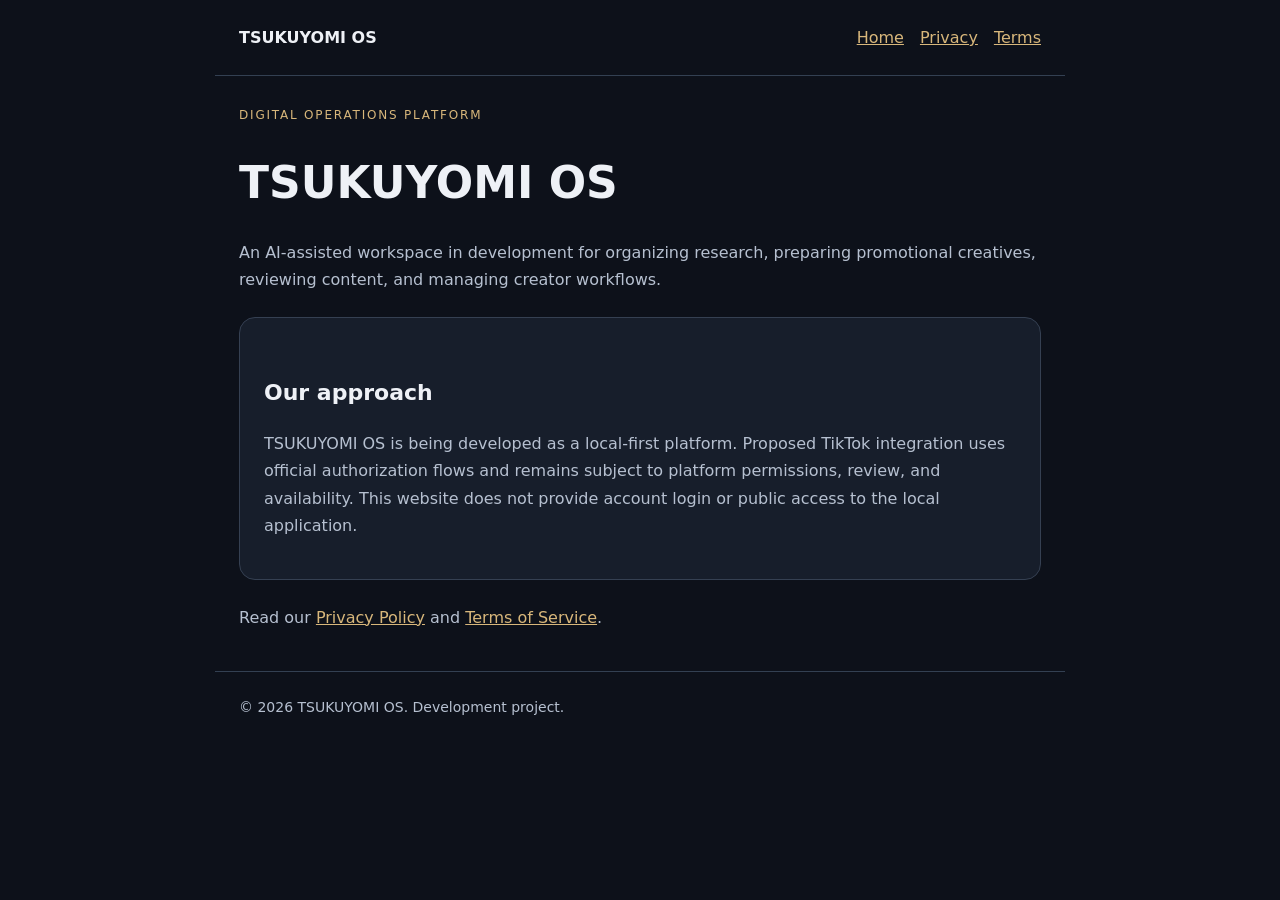
<file: index.html>
<!doctype html><html lang="en"><head><meta charset="utf-8"><meta name="viewport" content="width=device-width,initial-scale=1"><meta name="description" content="TSUKUYOMI OS — AI-assisted content creation and management platform"><title>TSUKUYOMI OS</title><link rel="stylesheet" href="style.css"></head><body><header><strong>TSUKUYOMI OS</strong><nav><a href="index.html">Home</a><a href="privacy.html">Privacy</a><a href="terms.html">Terms</a></nav></header><main><span class="eyebrow">Digital Operations Platform</span><h1>TSUKUYOMI OS</h1><p>An AI-assisted workspace in development for organizing research, preparing promotional creatives, reviewing content, and managing creator workflows.</p><div class="card"><h2>Our approach</h2><p>TSUKUYOMI OS is being developed as a local-first platform. Proposed TikTok integration uses official authorization flows and remains subject to platform permissions, review, and availability. This website does not provide account login or public access to the local application.</p></div><p>Read our <a href="privacy.html">Privacy Policy</a> and <a href="terms.html">Terms of Service</a>.</p></main><footer>© 2026 TSUKUYOMI OS. Development project.</footer></body></html>
</file>
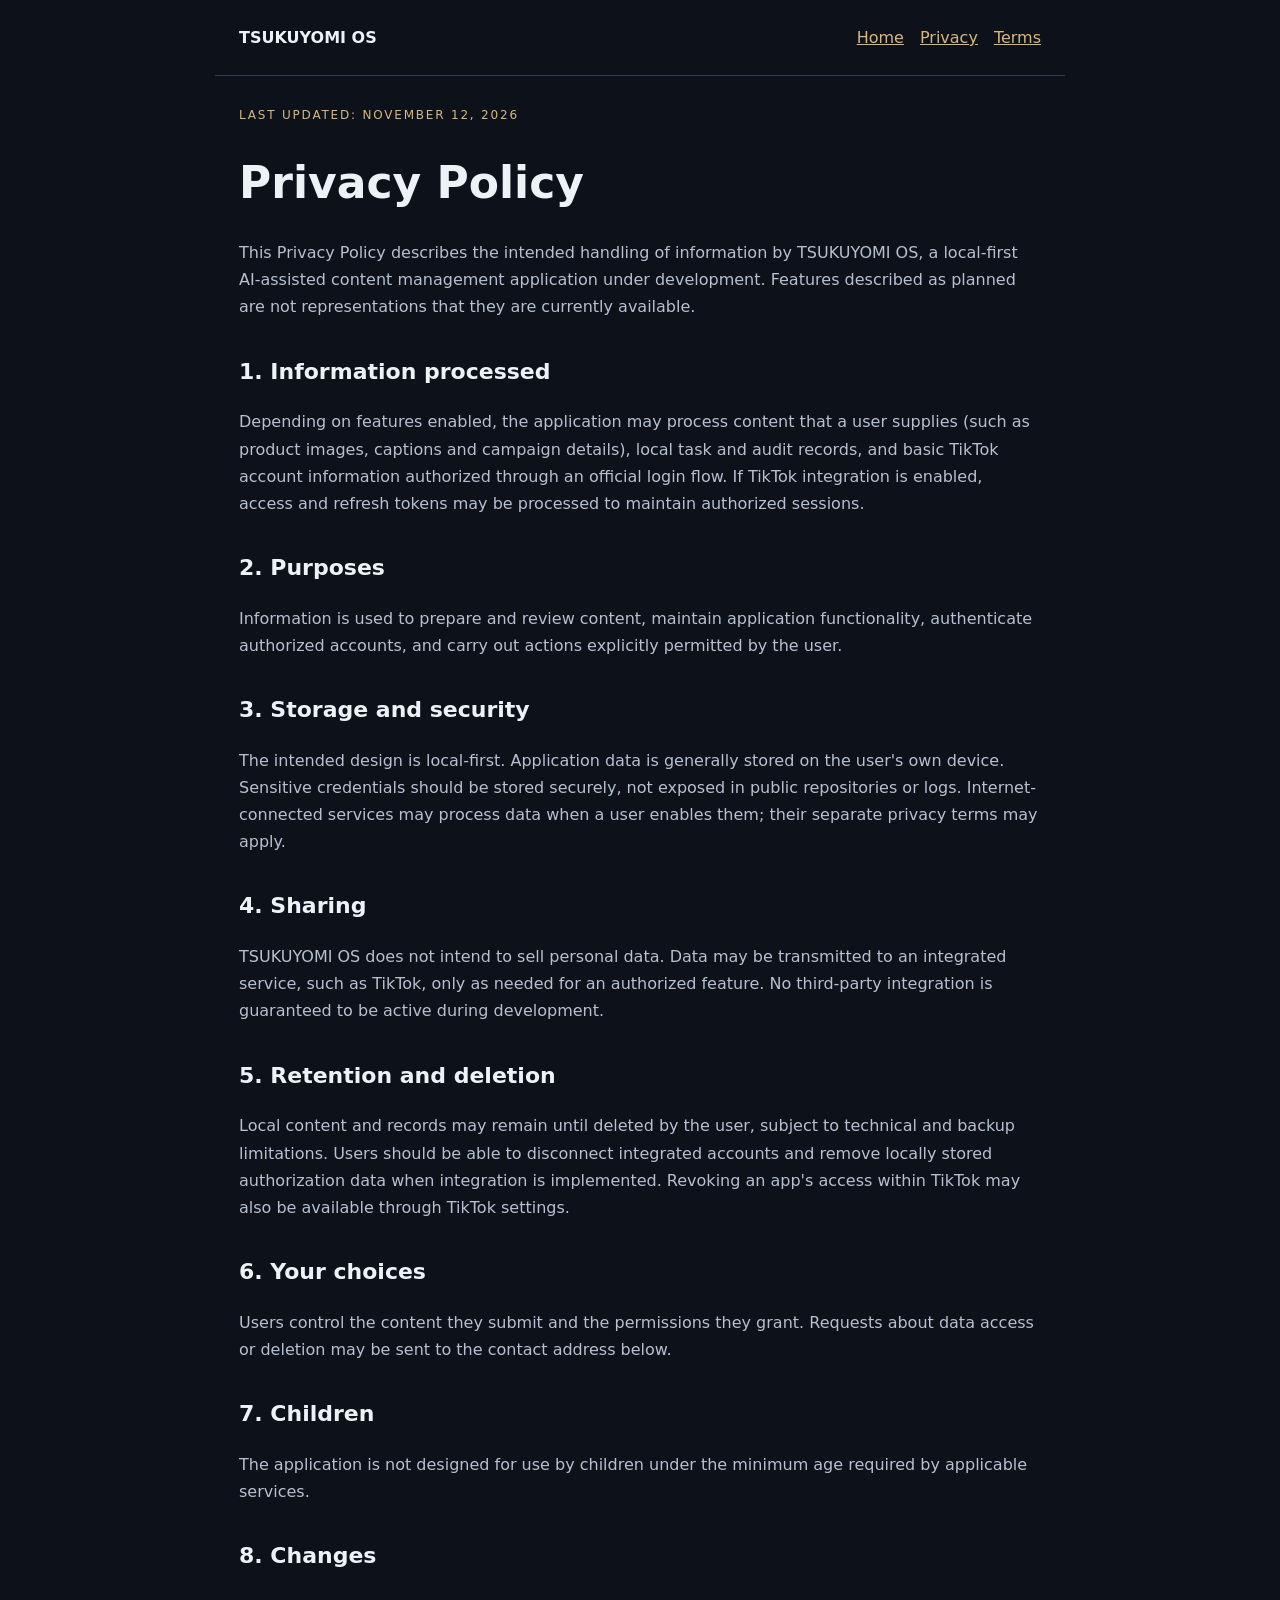
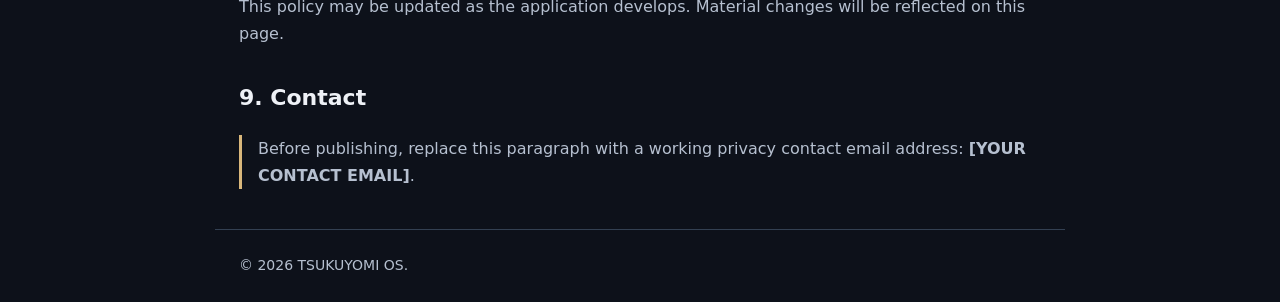
<file: privacy.html>
<!doctype html><html lang="en"><head><meta charset="utf-8"><meta name="viewport" content="width=device-width,initial-scale=1"><title>Privacy Policy — TSUKUYOMI OS</title><link rel="stylesheet" href="style.css"></head><body><header><strong>TSUKUYOMI OS</strong><nav><a href="index.html">Home</a><a href="privacy.html">Privacy</a><a href="terms.html">Terms</a></nav></header><main><span class="eyebrow">Last updated: November 12, 2026</span><h1>Privacy Policy</h1><p>This Privacy Policy describes the intended handling of information by TSUKUYOMI OS, a local-first AI-assisted content management application under development. Features described as planned are not representations that they are currently available.</p><h2>1. Information processed</h2><p>Depending on features enabled, the application may process content that a user supplies (such as product images, captions and campaign details), local task and audit records, and basic TikTok account information authorized through an official login flow. If TikTok integration is enabled, access and refresh tokens may be processed to maintain authorized sessions.</p><h2>2. Purposes</h2><p>Information is used to prepare and review content, maintain application functionality, authenticate authorized accounts, and carry out actions explicitly permitted by the user.</p><h2>3. Storage and security</h2><p>The intended design is local-first. Application data is generally stored on the user's own device. Sensitive credentials should be stored securely, not exposed in public repositories or logs. Internet-connected services may process data when a user enables them; their separate privacy terms may apply.</p><h2>4. Sharing</h2><p>TSUKUYOMI OS does not intend to sell personal data. Data may be transmitted to an integrated service, such as TikTok, only as needed for an authorized feature. No third-party integration is guaranteed to be active during development.</p><h2>5. Retention and deletion</h2><p>Local content and records may remain until deleted by the user, subject to technical and backup limitations. Users should be able to disconnect integrated accounts and remove locally stored authorization data when integration is implemented. Revoking an app's access within TikTok may also be available through TikTok settings.</p><h2>6. Your choices</h2><p>Users control the content they submit and the permissions they grant. Requests about data access or deletion may be sent to the contact address below.</p><h2>7. Children</h2><p>The application is not designed for use by children under the minimum age required by applicable services.</p><h2>8. Changes</h2><p>This policy may be updated as the application develops. Material changes will be reflected on this page.</p><h2>9. Contact</h2><p class="warning">Before publishing, replace this paragraph with a working privacy contact email address: <strong>[YOUR CONTACT EMAIL]</strong>.</p></main><footer>© 2026 TSUKUYOMI OS.</footer></body></html>
</file>
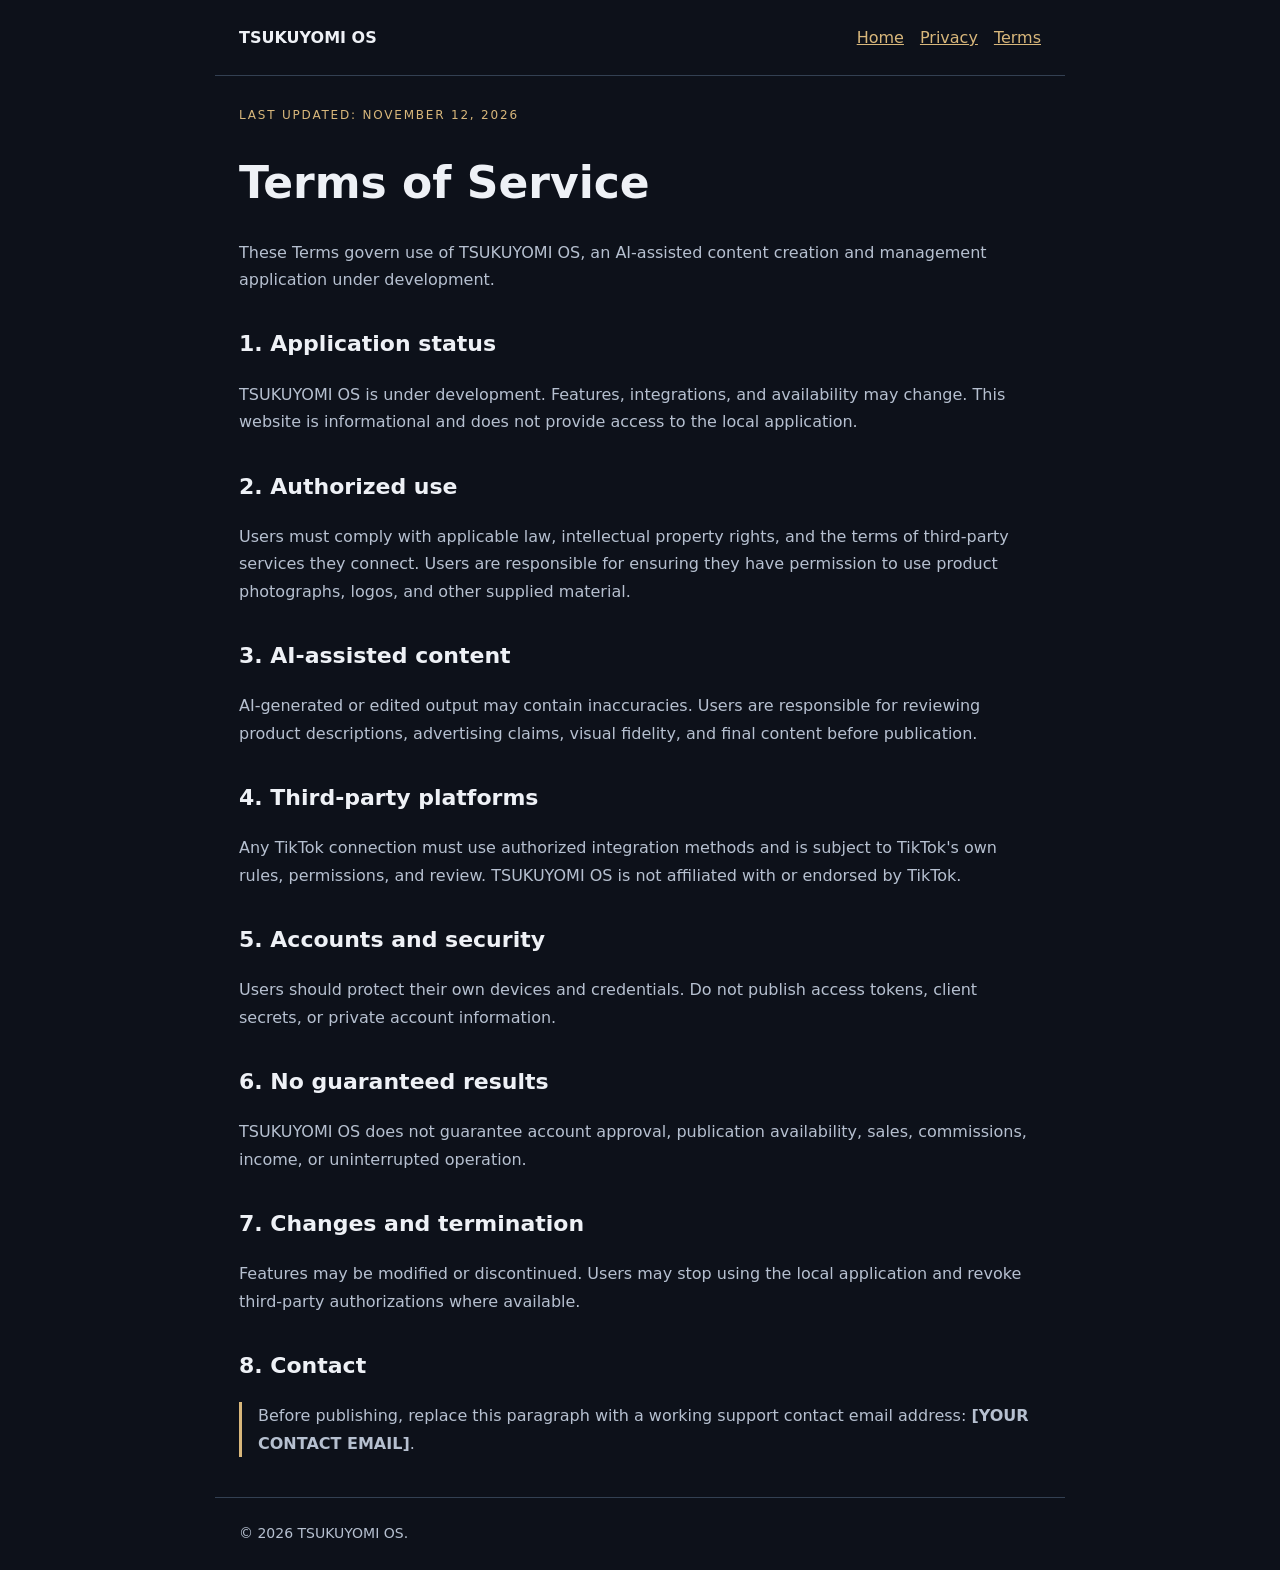
<file: terms.html>
<!doctype html><html lang="en"><head><meta charset="utf-8"><meta name="viewport" content="width=device-width,initial-scale=1"><title>Terms of Service — TSUKUYOMI OS</title><link rel="stylesheet" href="style.css"></head><body><header><strong>TSUKUYOMI OS</strong><nav><a href="index.html">Home</a><a href="privacy.html">Privacy</a><a href="terms.html">Terms</a></nav></header><main><span class="eyebrow">Last updated: November 12, 2026</span><h1>Terms of Service</h1><p>These Terms govern use of TSUKUYOMI OS, an AI-assisted content creation and management application under development.</p><h2>1. Application status</h2><p>TSUKUYOMI OS is under development. Features, integrations, and availability may change. This website is informational and does not provide access to the local application.</p><h2>2. Authorized use</h2><p>Users must comply with applicable law, intellectual property rights, and the terms of third-party services they connect. Users are responsible for ensuring they have permission to use product photographs, logos, and other supplied material.</p><h2>3. AI-assisted content</h2><p>AI-generated or edited output may contain inaccuracies. Users are responsible for reviewing product descriptions, advertising claims, visual fidelity, and final content before publication.</p><h2>4. Third-party platforms</h2><p>Any TikTok connection must use authorized integration methods and is subject to TikTok's own rules, permissions, and review. TSUKUYOMI OS is not affiliated with or endorsed by TikTok.</p><h2>5. Accounts and security</h2><p>Users should protect their own devices and credentials. Do not publish access tokens, client secrets, or private account information.</p><h2>6. No guaranteed results</h2><p>TSUKUYOMI OS does not guarantee account approval, publication availability, sales, commissions, income, or uninterrupted operation.</p><h2>7. Changes and termination</h2><p>Features may be modified or discontinued. Users may stop using the local application and revoke third-party authorizations where available.</p><h2>8. Contact</h2><p class="warning">Before publishing, replace this paragraph with a working support contact email address: <strong>[YOUR CONTACT EMAIL]</strong>.</p></main><footer>© 2026 TSUKUYOMI OS.</footer></body></html>
</file>
<file: style.css>
:root{color-scheme:dark;--bg:#0d111a;--panel:#171e2b;--text:#eef1f6;--muted:#b6c0d0;--gold:#d8b77b}*{box-sizing:border-box}body{margin:0;background:var(--bg);color:var(--text);font:16px/1.7 system-ui,-apple-system,Segoe UI,sans-serif}header,main,footer{max-width:850px;margin:auto;padding:24px}header{display:flex;justify-content:space-between;gap:18px;align-items:center;border-bottom:1px solid #334052}a{color:var(--gold)}nav{display:flex;flex-wrap:wrap;gap:16px}h1{font-size:clamp(28px,5vw,44px);line-height:1.2}h2{margin-top:32px;font-size:22px}p,li{color:var(--muted)}.eyebrow{color:var(--gold);letter-spacing:.15em;text-transform:uppercase;font-size:12px}.card{background:var(--panel);padding:24px;border:1px solid #354052;border-radius:16px;margin:24px 0}footer{border-top:1px solid #334052;color:var(--muted);font-size:14px}.warning{border-left:3px solid var(--gold);padding-left:16px}
</file>
